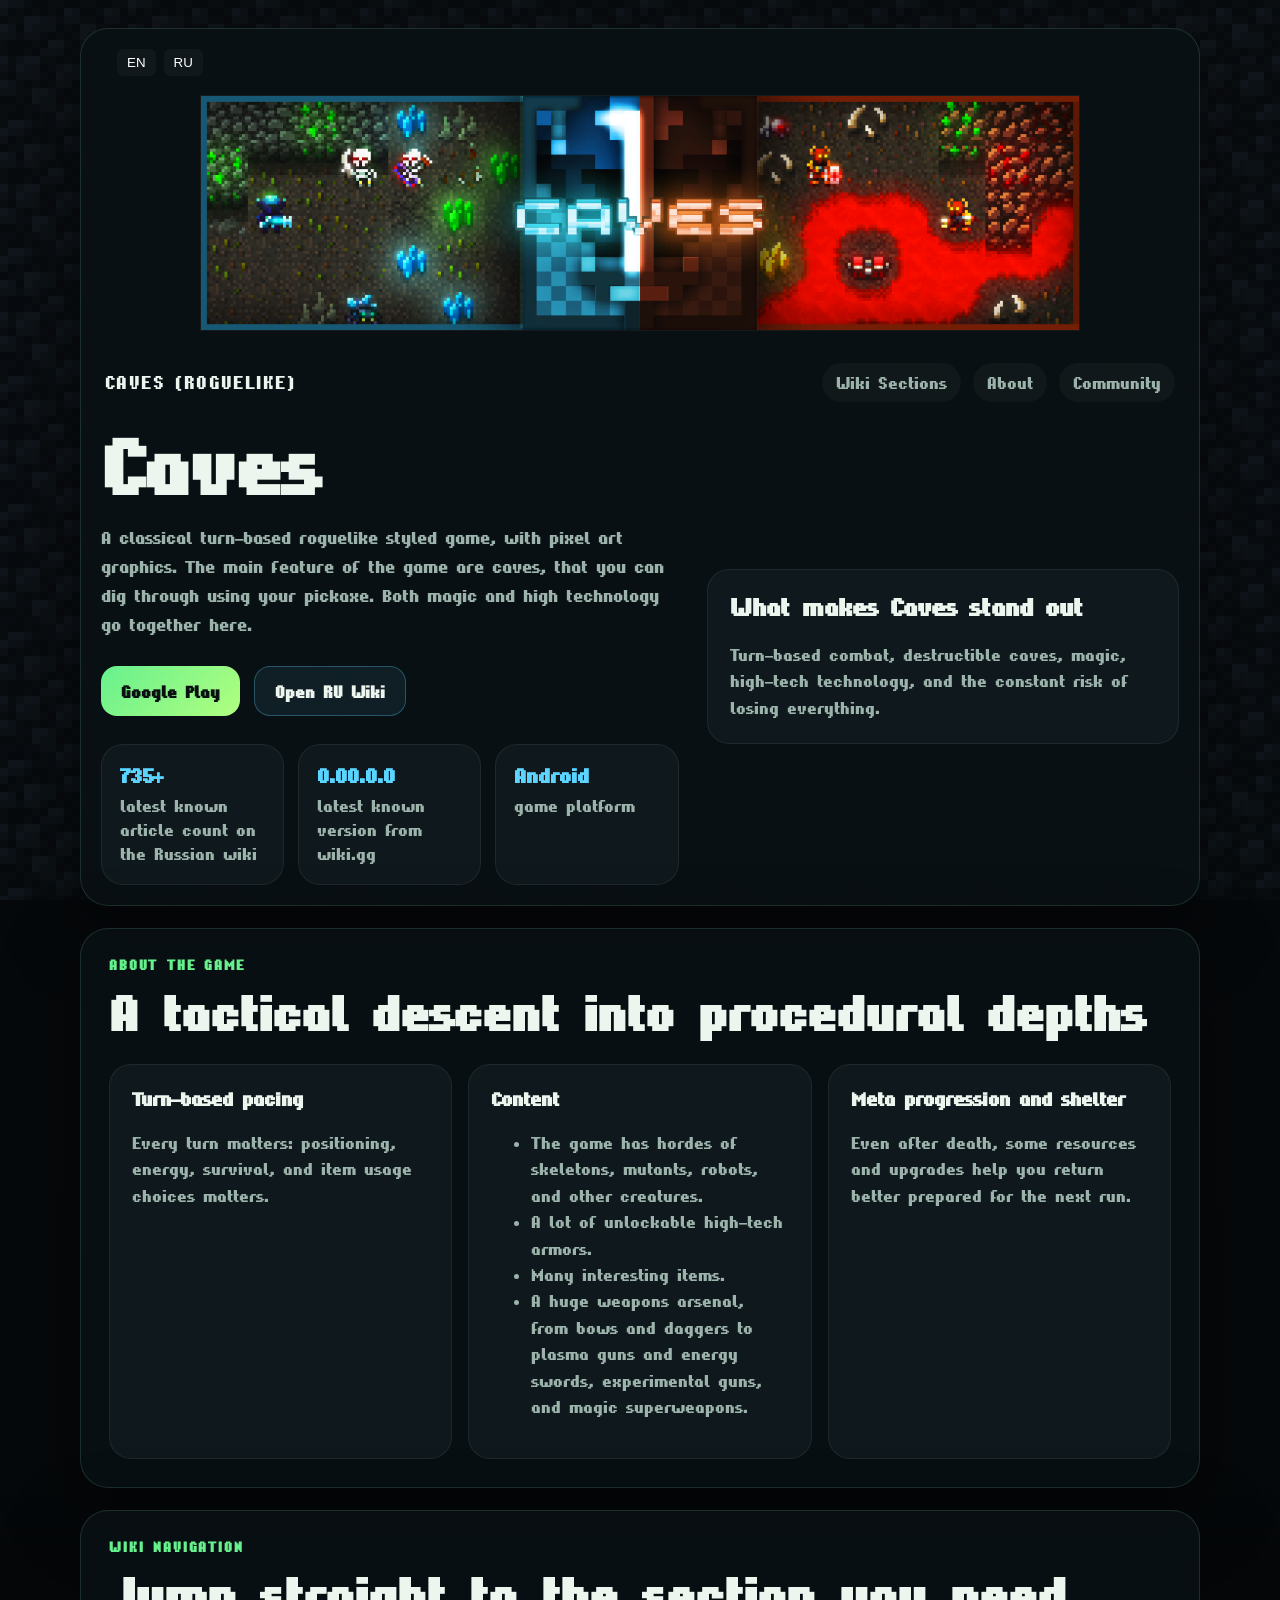
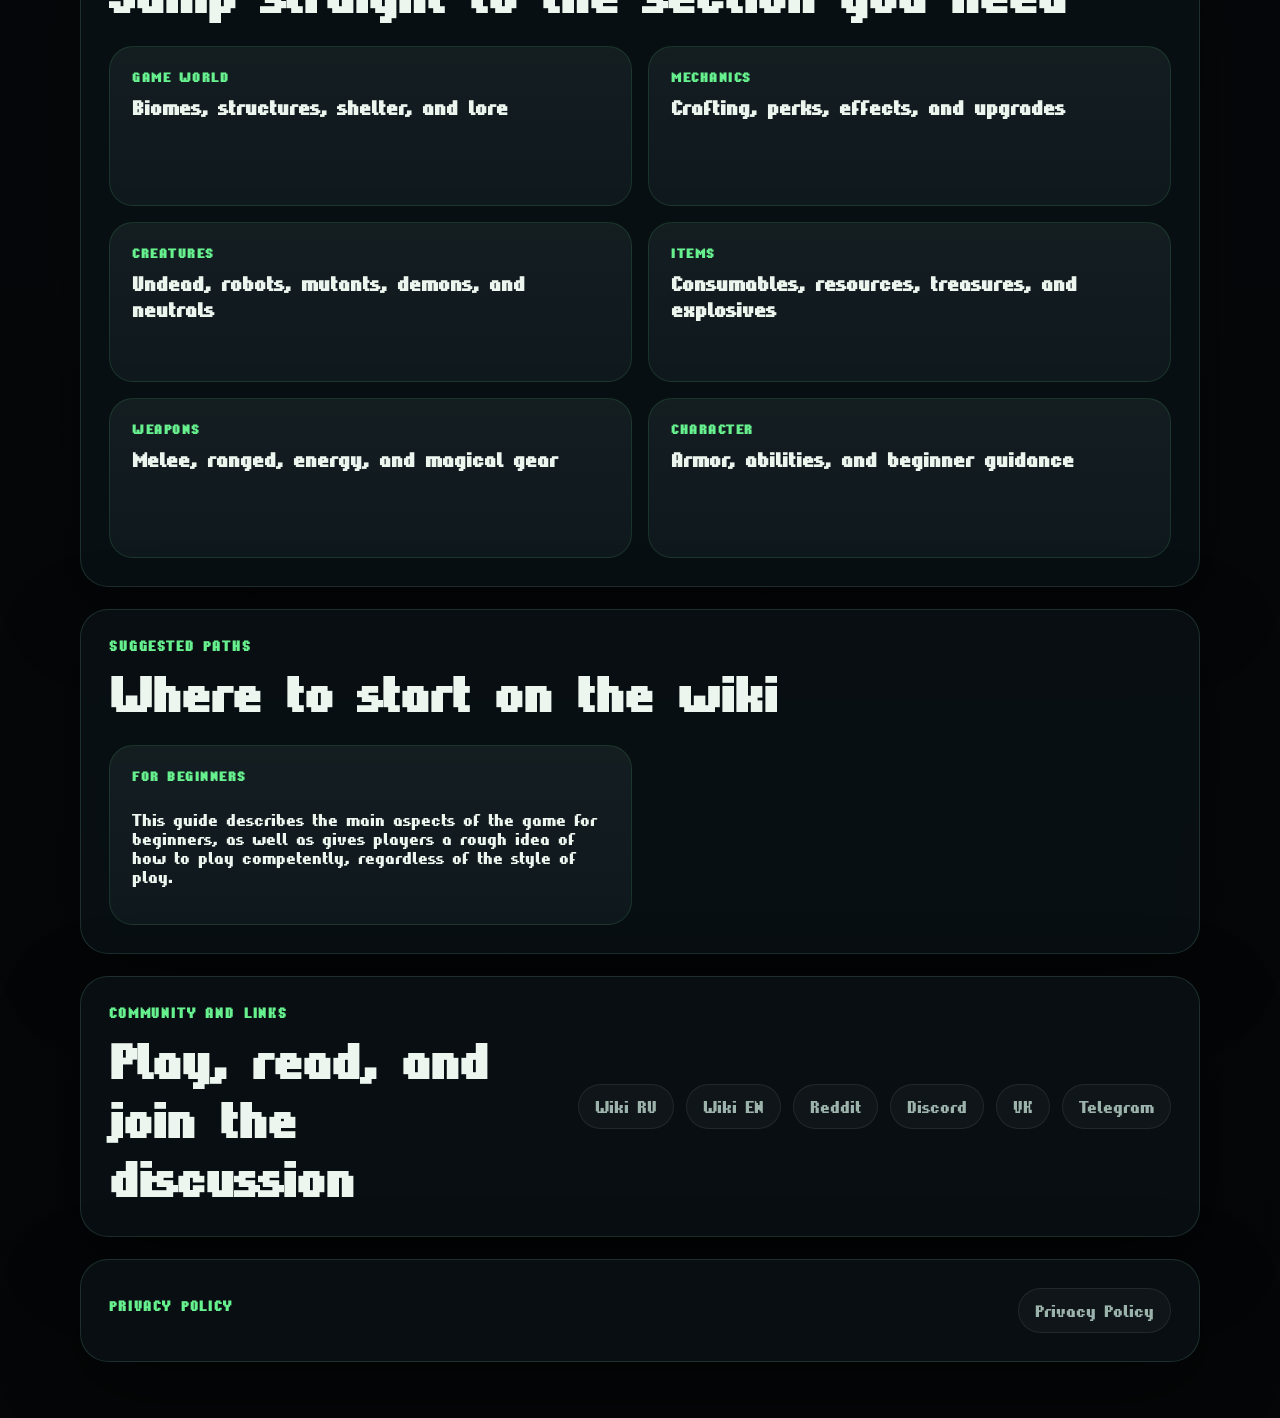
<file: index.html>
<!DOCTYPE html>
<html lang="en">
  <head>
    <meta charset="UTF-8" />
    <meta name="viewport" content="width=device-width, initial-scale=1.0" />
    <link rel="icon" type="image/jpg" href="logo.jpg">
    <title>Caves Roguelike</title>
    <meta
      name="description"
      content="Caves (Roguelike) website"
    />
    <link rel="stylesheet" href="./styles.css" />
  </head>
  <body>
    <div class="page-shell">
      <header class="hero">
        <div class="language-switch">
            <button onclick="setLanguage('en')">EN</button>
            <button onclick="setLanguage('ru')">RU</button>
        </div>
        <br/>
        <img
          class="title-banner"
          src="./title_caves.png"
          alt="Caves logo and game artwork"
        />

        <nav class="topbar">
          <a class="brand" href="index.html">Caves (Roguelike)</a>
          <div class="topbar-links">
            <a href="#explore">Wiki Sections</a>
            <a href="#about">About</a>
            <a href="#community">Community</a>
          </div>

          
        </nav>

        <div class="hero-content" id="top">
          <div class="hero-copy">
            <h1>Caves</h1>
            <p class="hero-text">
              A classical turn-based roguelike styled game, with pixel art graphics. 
              The main feature of the game are caves, that you can dig through using your pickaxe. 
              Both magic and high technology go together here.
            </p>

            <div class="hero-actions">
              <a
                class="button button-primary"
                href="https://play.google.com/store/apps/details?id=thirty.six.dev.underworld"
                target="_blank"
                rel="noreferrer"
              >
                Google Play
              </a>
              <a
                class="button button-secondary"
                href="https://cavesroguelike.wiki.gg/ru/wiki/Caves_(Roguelike)_Wiki"
                target="_blank"
                rel="noreferrer"
              >
                Open RU Wiki
              </a>
            </div>

            <ul class="stats">
              <li>
                <strong id="wiki-article-count">735+</strong>
                <span id="wiki-article-label">latest known article count on the Russian wiki</span>
              </li>
              <li>
                <strong id="wiki-version">0.00.0.0</strong>
                <span id="wiki-version-label">build</span>
              </li>
              <li>
                <strong>Android</strong>
                <span>game platform</span>
              </li>
            </ul>
          </div>

          <div class="hero-panel">
            <div class="feature-card">
              <h2>What makes Caves stand out</h2>
              <p>
                Turn-based combat, destructible caves, magic, high-tech technology,
                and the constant risk of losing everything.
              </p>
            </div>
          </div>
        </div>
      </header>

      <main>
        <section class="section intro-band" id="about">
          <div class="section-heading">
            <p class="section-kicker">About the game</p>
            <h2>A tactical descent into procedural depths</h2>
          </div>
          <div class="intro-grid">
            <article class="info-card">
              <h3>Turn-based pacing</h3>
              <p>
                Every turn matters: positioning, energy, survival, and item usage
                choices matters.
              </p>
            </article>
            <article class="info-card">
              <h3>Content</h3>
              <p>
                  <ul>
                    <li>The game has hordes of skeletons, mutants, robots, and other creatures.</li>
                    <li>A lot of unlockable high-tech armors.</li>
                    <li>Many interesting items.</li>
                    <li>A huge weapons arsenal, from bows and daggers to plasma guns and energy swords, experimental guns, and magic superweapons.</li>
                  </ul>
              </p>
            </article>
            <article class="info-card">
              <h3>Meta progression and shelter</h3>
              <p>
                Even after death, some resources and upgrades help you return
                better prepared for the next run.
              </p>
            </article>
          </div>
        </section>

        <section class="section" id="explore">
          <div class="section-heading">
            <p class="section-kicker">Wiki navigation</p>
            <h2>Jump straight to the section you need</h2>
          </div>

          <div class="category-grid">
            <a
              class="category-card"
              href="https://cavesroguelike.wiki.gg/ru/wiki/%D0%9A%D0%B0%D1%82%D0%B5%D0%B3%D0%BE%D1%80%D0%B8%D1%8F:%D0%98%D0%B3%D1%80%D0%BE%D0%B2%D0%BE%D0%B9_%D0%BC%D0%B8%D1%80"
              target="_blank"
              rel="noreferrer"
            >
              <span class="category-label">Game World</span>
              <strong>Biomes, structures, shelter, and lore</strong>
            </a>
            <a
              class="category-card"
              href="https://cavesroguelike.wiki.gg/ru/wiki/%D0%98%D0%B3%D1%80%D0%BE%D0%B2%D1%8B%D0%B5_%D0%BC%D0%B5%D1%85%D0%B0%D0%BD%D0%B8%D0%BA%D0%B8"
              target="_blank"
              rel="noreferrer"
            >
              <span class="category-label">Mechanics</span>
              <strong>Crafting, perks, effects, and upgrades</strong>
            </a>
            <a
              class="category-card"
              href="https://cavesroguelike.wiki.gg/ru/wiki/%D0%9A%D0%B0%D1%82%D0%B5%D0%B3%D0%BE%D1%80%D0%B8%D1%8F:%D0%9F%D1%80%D0%BE%D1%82%D0%B8%D0%B2%D0%BD%D0%B8%D0%BA%D0%B8"
              target="_blank"
              rel="noreferrer"
            >
              <span class="category-label">Creatures</span>
              <strong>Undead, robots, mutants, demons, and neutrals</strong>
            </a>
            <a
              class="category-card"
              href="https://cavesroguelike.wiki.gg/ru/wiki/%D0%9A%D0%B0%D1%82%D0%B5%D0%B3%D0%BE%D1%80%D0%B8%D1%8F:%D0%A0%D0%B0%D1%81%D1%85%D0%BE%D0%B4%D0%BD%D0%B8%D0%BA%D0%B8"
              target="_blank"
              rel="noreferrer"
            >
              <span class="category-label">Items</span>
              <strong>Consumables, resources, treasures, and explosives</strong>
            </a>
            <a
              class="category-card"
              href="https://cavesroguelike.wiki.gg/ru/wiki/%D0%9A%D0%B0%D1%82%D0%B5%D0%B3%D0%BE%D1%80%D0%B8%D1%8F:%D0%9E%D1%80%D1%83%D0%B6%D0%B8%D0%B5"
              target="_blank"
              rel="noreferrer"
            >
              <span class="category-label">Weapons</span>
              <strong>Melee, ranged, energy, and magical gear</strong>
            </a>
            <a
              class="category-card"
              href="https://cavesroguelike.wiki.gg/ru/wiki/%D0%9A%D0%B0%D1%82%D0%B5%D0%B3%D0%BE%D1%80%D0%B8%D1%8F:%D0%9F%D0%B5%D1%80%D1%81%D0%BE%D0%BD%D0%B0%D0%B6"
              target="_blank"
              rel="noreferrer"
            >
              <span class="category-label">Character</span>
              <strong>Armor, abilities, and beginner guidance</strong>
            </a>
          </div>
        </section>

        <section class="section biome-strip">
          <div class="section-heading">
            <p class="section-kicker">Suggested paths</p>
            <h2>Where to start on the wiki</h2>
          </div>
          <div class="category-grid">
            <a
              class="category-card"
              href="https://cavesroguelike.wiki.gg/ru/wiki/%D0%9F%D0%BE%D1%81%D0%BE%D0%B1%D0%B8%D0%B5_%D0%B4%D0%BB%D1%8F_%D0%BD%D0%B0%D1%87%D0%B8%D0%BD%D0%B0%D1%8E%D1%89%D0%B8%D1%85"
              target="_blank"
              rel="noreferrer"
            >
              <span class="category-label">For beginners</span>
              <p>This guide describes the main aspects of the game for beginners, as well as gives players a rough idea of how to play competently, regardless of the style of play.</p>
            </a>  
          </div>
        </section>
      </main>

      <footer class="footer" id="community">
        <div>
          <p class="section-kicker">Community and links</p>
          <h2>Play, read, and join the discussion</h2>
        </div>

        <div class="footer-links">
          <a href="https://cavesroguelike.wiki.gg/ru/" target="_blank" rel="noreferrer">Wiki RU</a>
          <a href="https://cavesroguelike.wiki.gg/" target="_blank" rel="noreferrer">Wiki EN</a>
          <a href="https://www.reddit.com/r/cavesrl/" target="_blank" rel="noreferrer">Reddit</a>
          <a href="https://discord.gg/NrGQgtj" target="_blank" rel="noreferrer">Discord</a>
          <a href="https://vk.com/caves_roguelike" target="_blank" rel="noreferrer">VK</a>
          <a href="https://t.me/Caves_RL" target="_blank" rel="noreferrer">Telegram</a>
        </div>
      </footer>

      <footer class="footer" id="policy">
        <div>
          <p class="section-kicker">Privacy Policy</p>
        </div>

        <div class="footer-links">
          <a href="privacy.html" target="_blank" rel="noreferrer">Privacy Policy</a>
        </div>
      </footer>
    </div>

    <script>
      const articleCountValue = document.getElementById("wiki-article-count");
      const articleCountLabel = document.getElementById("wiki-article-label");
      const versionValue = document.getElementById("wiki-version");
      const versionLabel = document.getElementById("wiki-version-label");

      async function loadWikiArticleCount() {
        const apiUrl =
          "https://cavesroguelike.wiki.gg/ru/api.php?action=parse&page=Caves_(Roguelike)_Wiki&prop=text&formatversion=2&format=json&origin=*";

        try {
          const response = await fetch(apiUrl);

          if (!response.ok) {
            throw new Error("Article count request failed");
          }

          const data = await response.json();
          const html = data?.parse?.text;

          if (!html) {
            throw new Error("Article count payload missing");
          }

          const doc = new DOMParser().parseFromString(html, "text/html");
          const text = doc.body.textContent || "";
          const match = text.match(
            /На данный момент создано\s+([0-9]+)\s+стат(?:ья|ей)/i
          );

          if (!match) {
            throw new Error("Russian article count not found");
          }

          const articleCount = match[1].trim();

          articleCountValue.textContent = `${articleCount}+`;
          articleCountLabel.textContent = "live article count on the Russian wiki";
        } catch (error) {
          console.error("Could not load wiki article count.", error);
          articleCountLabel.textContent =
            "latest known article count on the Russian wiki";
        }
      }

      async function loadWikiVersion() {
        const apiUrl =
          "https://cavesroguelike.wiki.gg/ru/api.php?action=parse&page=Caves_(Roguelike)_Wiki&prop=text&formatversion=2&format=json&origin=*";

        try {
          const response = await fetch(apiUrl);

          if (!response.ok) {
            throw new Error("Version request failed");
          }

          const data = await response.json();
          const html = data?.parse?.text;

          if (!html) {
            throw new Error("Version payload missing");
          }

          const doc = new DOMParser().parseFromString(html, "text/html");
          const text = doc.body.textContent || "";
          const match = text.match(
            /([0-9]+\.[0-9]+\.[0-9]+\.[0-9]+)\s*\((?:build|сборка)\s*([0-9]+)(?:\s*\/.*)?\)/i
          );

          if (!match) {
            throw new Error("Version text not found");
          }

          const version = match[1].trim();
          const build = match[2]?.replace(/\s+/g, " ").trim();

          versionValue.textContent = version;
          versionLabel.textContent = build
            ? `build ${build}`
            : "live from wiki.gg";
        } catch (error) {
          console.error("Could not load wiki version.", error);
          versionLabel.textContent = "latest known version from wiki.gg";
        }
      }

      loadWikiArticleCount();
      loadWikiVersion();
    </script>
    <script>
      function setLanguage(lang) {
        if (lang === "ru") {
          window.location.href = "index-ru.html";
        } else {
          window.location.href = "index.html";
        }
      }
    </script>
  </body>
</html>
</file>
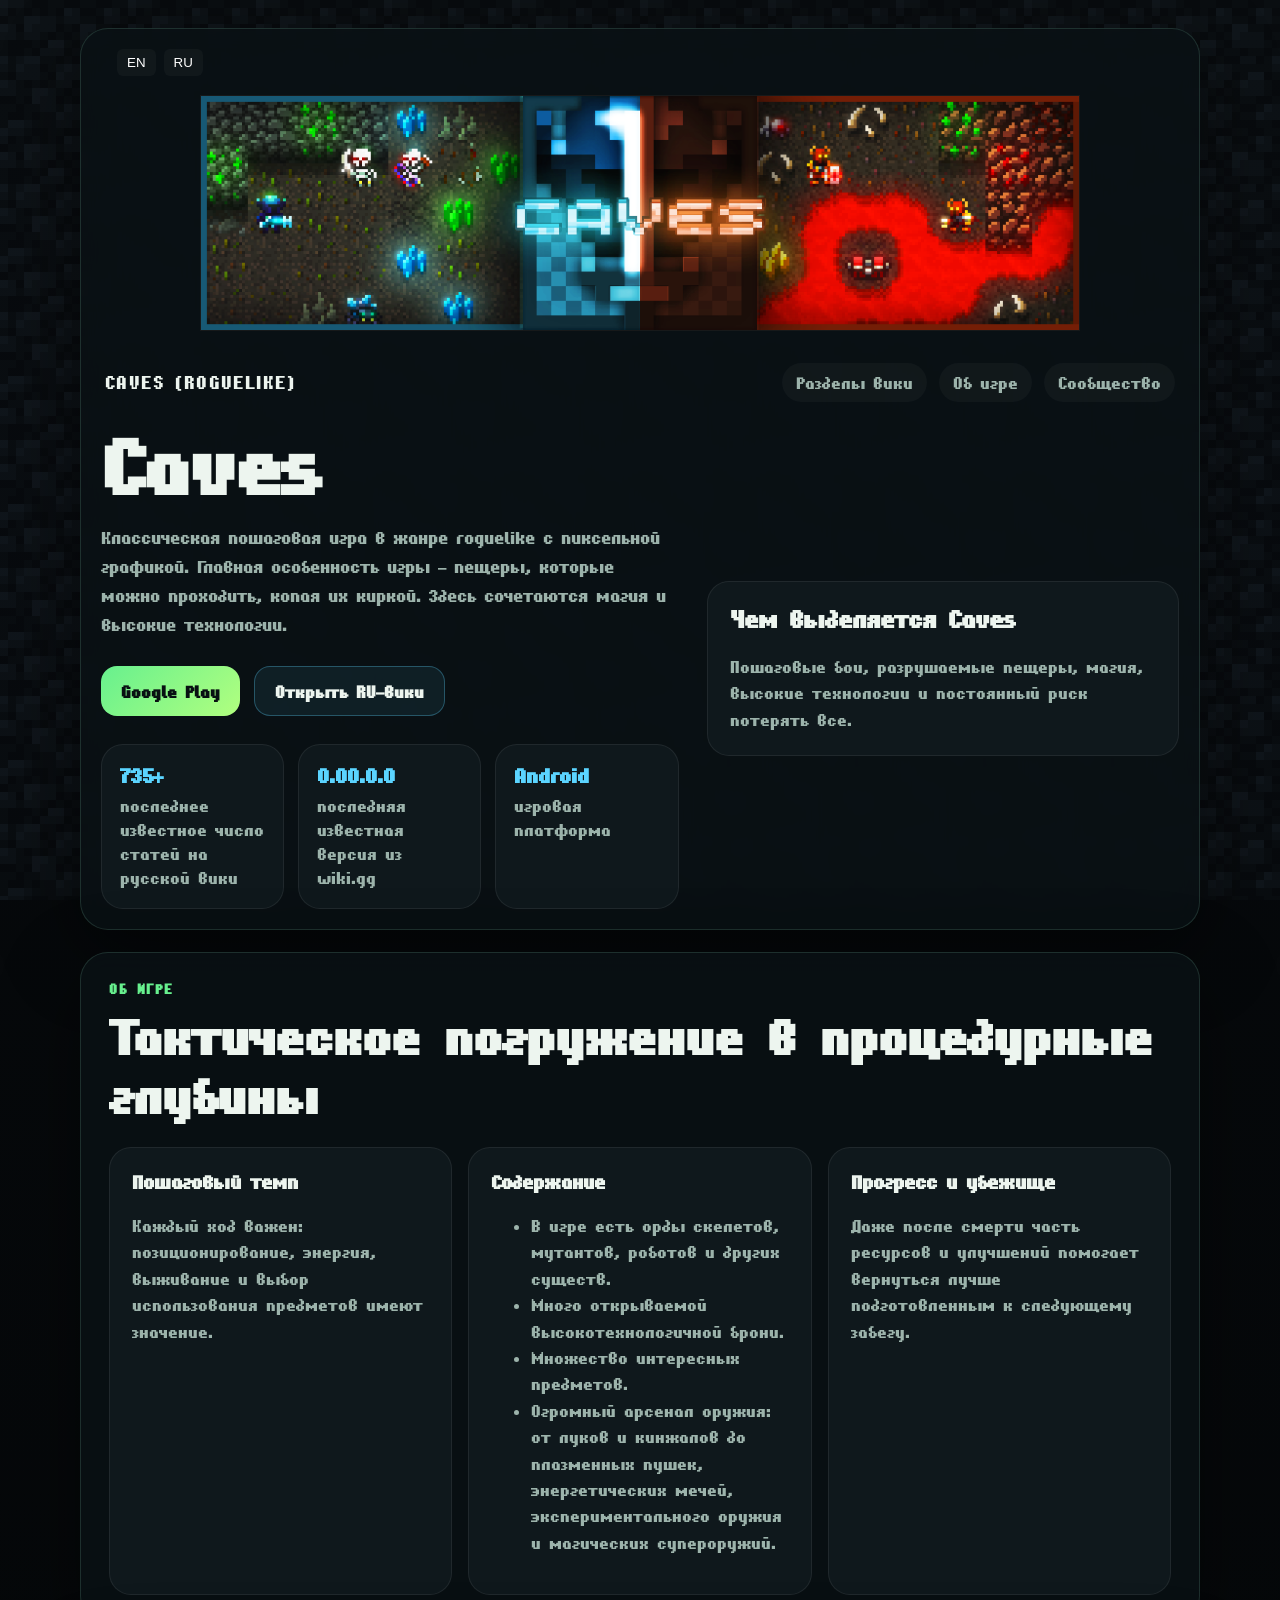
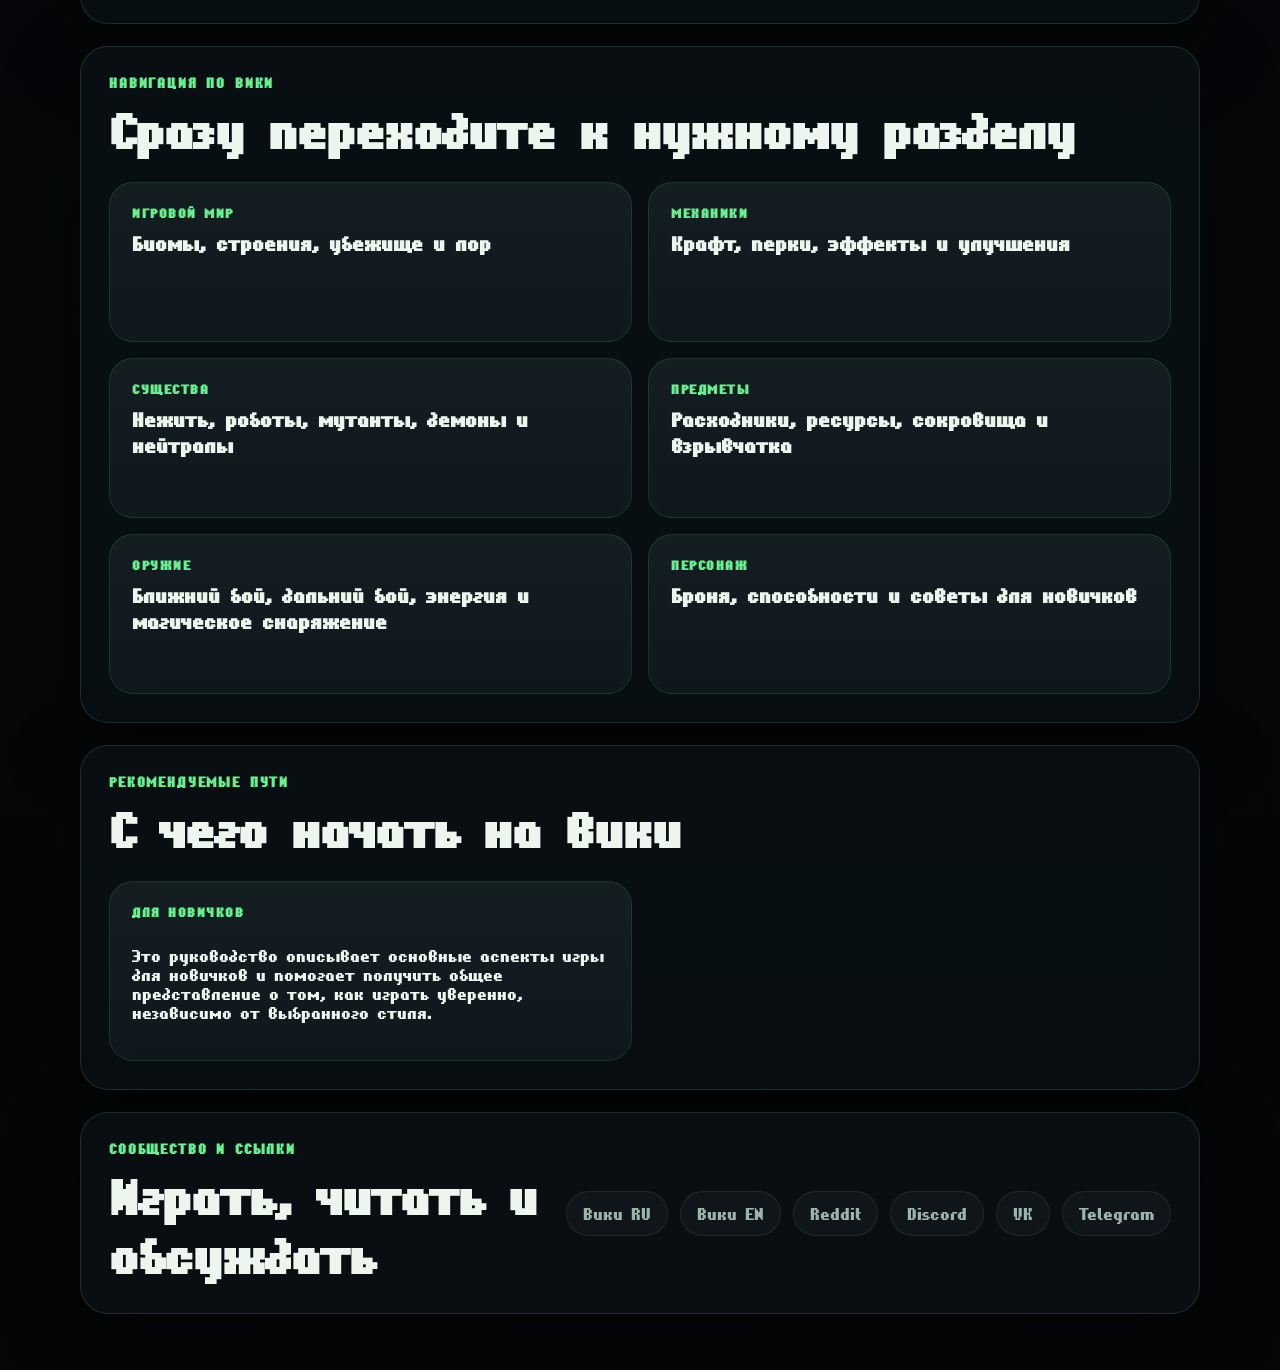
<file: index-ru.html>
<!DOCTYPE html>
<html lang="ru">
  <head>
    <meta charset="UTF-8" />
    <meta name="viewport" content="width=device-width, initial-scale=1.0" />
    <link rel="icon" type="image/jpg" href="logo.jpg" />
    <title>Caves Roguelike</title>
    <meta
      name="description"
      content="Caves (Roguelike) website"
    />
    <link rel="stylesheet" href="./styles.css" />
  </head>
  <body>
    <div class="page-shell">
      <header class="hero">
        <div class="language-switch">
          <button onclick="setLanguage('en')">EN</button>
          <button onclick="setLanguage('ru')">RU</button>
        </div>
        <br />
        <img
          class="title-banner"
          src="./title_caves.png"
          alt="Логотип Caves и оформление игры"
        />

        <nav class="topbar">
          <a class="brand" href="index.html">Caves (Roguelike)</a>
          <div class="topbar-links">
            <a href="#explore">Разделы вики</a>
            <a href="#about">Об игре</a>
            <a href="#community">Сообщество</a>
          </div>
        </nav>

        <div class="hero-content" id="top">
          <div class="hero-copy">
            <h1>Caves</h1>
            <p class="hero-text">
              Классическая пошаговая игра в жанре roguelike с пиксельной графикой.
              Главная особенность игры - пещеры, которые можно проходить, копая их
              киркой. Здесь сочетаются магия и высокие технологии.
            </p>

            <div class="hero-actions">
              <a
                class="button button-primary"
                href="https://play.google.com/store/apps/details?id=thirty.six.dev.underworld"
                target="_blank"
                rel="noreferrer"
              >
                Google Play
              </a>
              <a
                class="button button-secondary"
                href="https://cavesroguelike.wiki.gg/ru/wiki/Caves_(Roguelike)_Wiki"
                target="_blank"
                rel="noreferrer"
              >
                Открыть RU-вики
              </a>
            </div>

            <ul class="stats">
              <li>
                <strong id="wiki-article-count">735+</strong>
                <span id="wiki-article-label"
                  >последнее известное число статей на русской вики</span
                >
              </li>
              <li>
                <strong id="wiki-version">0.00.0.0</strong>
                <span id="wiki-version-label">сборка</span>
              </li>
              <li>
                <strong>Android</strong>
                <span>игровая платформа</span>
              </li>
            </ul>
          </div>

          <div class="hero-panel">
            <div class="feature-card">
              <h2>Чем выделяется Caves</h2>
              <p>
                Пошаговые бои, разрушаемые пещеры, магия, высокие технологии и
                постоянный риск потерять все.
              </p>
            </div>
          </div>
        </div>
      </header>

      <main>
        <section class="section intro-band" id="about">
          <div class="section-heading">
            <p class="section-kicker">Об игре</p>
            <h2>Тактическое погружение в процедурные глубины</h2>
          </div>
          <div class="intro-grid">
            <article class="info-card">
              <h3>Пошаговый темп</h3>
              <p>
                Каждый ход важен: позиционирование, энергия, выживание и выбор
                использования предметов имеют значение.
              </p>
            </article>
            <article class="info-card">
              <h3>Содержание</h3>
              <p>
                <ul>
                  <li>В игре есть орды скелетов, мутантов, роботов и других существ.</li>
                  <li>Много открываемой высокотехнологичной брони.</li>
                  <li>Множество интересных предметов.</li>
                  <li>Огромный арсенал оружия: от луков и кинжалов до плазменных пушек, энергетических мечей, экспериментального оружия и магических супероружий.</li>
                </ul>
              </p>
            </article>
            <article class="info-card">
              <h3>Прогресс и убежище</h3>
              <p>
                Даже после смерти часть ресурсов и улучшений помогает вернуться
                лучше подготовленным к следующему забегу.
              </p>
            </article>
          </div>
        </section>

        <section class="section" id="explore">
          <div class="section-heading">
            <p class="section-kicker">Навигация по вики</p>
            <h2>Сразу переходите к нужному разделу</h2>
          </div>

          <div class="category-grid">
            <a
              class="category-card"
              href="https://cavesroguelike.wiki.gg/ru/wiki/%D0%9A%D0%B0%D1%82%D0%B5%D0%B3%D0%BE%D1%80%D0%B8%D1%8F:%D0%98%D0%B3%D1%80%D0%BE%D0%B2%D0%BE%D0%B9_%D0%BC%D0%B8%D1%80"
              target="_blank"
              rel="noreferrer"
            >
              <span class="category-label">Игровой мир</span>
              <strong>Биомы, строения, убежище и лор</strong>
            </a>
            <a
              class="category-card"
              href="https://cavesroguelike.wiki.gg/ru/wiki/%D0%98%D0%B3%D1%80%D0%BE%D0%B2%D1%8B%D0%B5_%D0%BC%D0%B5%D1%85%D0%B0%D0%BD%D0%B8%D0%BA%D0%B8"
              target="_blank"
              rel="noreferrer"
            >
              <span class="category-label">Механики</span>
              <strong>Крафт, перки, эффекты и улучшения</strong>
            </a>
            <a
              class="category-card"
              href="https://cavesroguelike.wiki.gg/ru/wiki/%D0%9A%D0%B0%D1%82%D0%B5%D0%B3%D0%BE%D1%80%D0%B8%D1%8F:%D0%9F%D1%80%D0%BE%D1%82%D0%B8%D0%B2%D0%BD%D0%B8%D0%BA%D0%B8"
              target="_blank"
              rel="noreferrer"
            >
              <span class="category-label">Существа</span>
              <strong>Нежить, роботы, мутанты, демоны и нейтралы</strong>
            </a>
            <a
              class="category-card"
              href="https://cavesroguelike.wiki.gg/ru/wiki/%D0%9A%D0%B0%D1%82%D0%B5%D0%B3%D0%BE%D1%80%D0%B8%D1%8F:%D0%A0%D0%B0%D1%81%D1%85%D0%BE%D0%B4%D0%BD%D0%B8%D0%BA%D0%B8"
              target="_blank"
              rel="noreferrer"
            >
              <span class="category-label">Предметы</span>
              <strong>Расходники, ресурсы, сокровища и взрывчатка</strong>
            </a>
            <a
              class="category-card"
              href="https://cavesroguelike.wiki.gg/ru/wiki/%D0%9A%D0%B0%D1%82%D0%B5%D0%B3%D0%BE%D1%80%D0%B8%D1%8F:%D0%9E%D1%80%D1%83%D0%B6%D0%B8%D0%B5"
              target="_blank"
              rel="noreferrer"
            >
              <span class="category-label">Оружие</span>
              <strong>Ближний бой, дальний бой, энергия и магическое снаряжение</strong>
            </a>
            <a
              class="category-card"
              href="https://cavesroguelike.wiki.gg/ru/wiki/%D0%9A%D0%B0%D1%82%D0%B5%D0%B3%D0%BE%D1%80%D0%B8%D1%8F:%D0%9F%D0%B5%D1%80%D1%81%D0%BE%D0%BD%D0%B0%D0%B6"
              target="_blank"
              rel="noreferrer"
            >
              <span class="category-label">Персонаж</span>
              <strong>Броня, способности и советы для новичков</strong>
            </a>
          </div>
        </section>

        <section class="section biome-strip">
          <div class="section-heading">
            <p class="section-kicker">Рекомендуемые пути</p>
            <h2>С чего начать на вики</h2>
          </div>
          <div class="category-grid">
            <a
              class="category-card"
              href="https://cavesroguelike.wiki.gg/ru/wiki/%D0%9F%D0%BE%D1%81%D0%BE%D0%B1%D0%B8%D0%B5_%D0%B4%D0%BB%D1%8F_%D0%BD%D0%B0%D1%87%D0%B8%D0%BD%D0%B0%D1%8E%D1%89%D0%B8%D1%85"
              target="_blank"
              rel="noreferrer"
            >
              <span class="category-label">Для новичков</span>
              <p>
                Это руководство описывает основные аспекты игры для новичков и
                помогает получить общее представление о том, как играть
                уверенно, независимо от выбранного стиля.
              </p>
            </a>
          </div>
        </section>
      </main>

      <footer class="footer" id="community">
        <div>
          <p class="section-kicker">Сообщество и ссылки</p>
          <h2>Играть, читать и обсуждать</h2>
        </div>

        <div class="footer-links">
          <a href="https://cavesroguelike.wiki.gg/ru/" target="_blank" rel="noreferrer">Вики RU</a>
          <a href="https://cavesroguelike.wiki.gg/" target="_blank" rel="noreferrer">Вики EN</a>
          <a href="https://www.reddit.com/r/cavesrl/" target="_blank" rel="noreferrer">Reddit</a>
          <a href="https://discord.gg/NrGQgtj" target="_blank" rel="noreferrer">Discord</a>
          <a href="https://vk.com/caves_roguelike" target="_blank" rel="noreferrer">VK</a>
          <a href="https://t.me/Caves_RL" target="_blank" rel="noreferrer">Telegram</a>
        </div>
      </footer>
    </div>

    <script>
      const articleCountValue = document.getElementById("wiki-article-count");
      const articleCountLabel = document.getElementById("wiki-article-label");
      const versionValue = document.getElementById("wiki-version");
      const versionLabel = document.getElementById("wiki-version-label");

      async function loadWikiArticleCount() {
        const apiUrl =
          "https://cavesroguelike.wiki.gg/ru/api.php?action=parse&page=Caves_(Roguelike)_Wiki&prop=text&formatversion=2&format=json&origin=*";

        try {
          const response = await fetch(apiUrl);

          if (!response.ok) {
            throw new Error("Article count request failed");
          }

          const data = await response.json();
          const html = data?.parse?.text;

          if (!html) {
            throw new Error("Article count payload missing");
          }

          const doc = new DOMParser().parseFromString(html, "text/html");
          const text = doc.body.textContent || "";
          const match = text.match(
            /На данный момент создано\s+([0-9]+)\s+стат(?:ья|ей)/i
          );

          if (!match) {
            throw new Error("Russian article count not found");
          }

          const articleCount = match[1].trim();

          articleCountValue.textContent = `${articleCount}+`;
          articleCountLabel.textContent = "актуальное число статей на русской вики";
        } catch (error) {
          console.error("Could not load wiki article count.", error);
          articleCountLabel.textContent =
            "последнее известное число статей на русской вики";
        }
      }

      async function loadWikiVersion() {
        const apiUrl =
          "https://cavesroguelike.wiki.gg/ru/api.php?action=parse&page=Caves_(Roguelike)_Wiki&prop=text&formatversion=2&format=json&origin=*";

        try {
          const response = await fetch(apiUrl);

          if (!response.ok) {
            throw new Error("Version request failed");
          }

          const data = await response.json();
          const html = data?.parse?.text;

          if (!html) {
            throw new Error("Version payload missing");
          }

          const doc = new DOMParser().parseFromString(html, "text/html");
          const text = doc.body.textContent || "";
          const match = text.match(
			/([0-9]+\.[0-9]+\.[0-9]+\.[0-9]+)\s*\((?:build|сборка)\s*([0-9]+)(?:\s*\/.*)?\)/i
		  );

          if (!match) {
            throw new Error("Version text not found");
          }

          const version = match[1].trim();
          const build = match[2]?.replace(/\s+/g, " ").trim();

          versionValue.textContent = version;
          versionLabel.textContent = build
            ? `сборка ${build}`
            : "актуальная версия из wiki.gg";
        } catch (error) {
          console.error("Could not load wiki version.", error);
          versionLabel.textContent = "последняя известная версия из wiki.gg";
        }
      }

      loadWikiArticleCount();
      loadWikiVersion();
    </script>
    <script>
      function setLanguage(lang) {
        if (lang === "ru") {
          window.location.href = "index-ru.html";
        } else {
          window.location.href = "index.html";
        }
      }
    </script>
  </body>
</html>
</file>
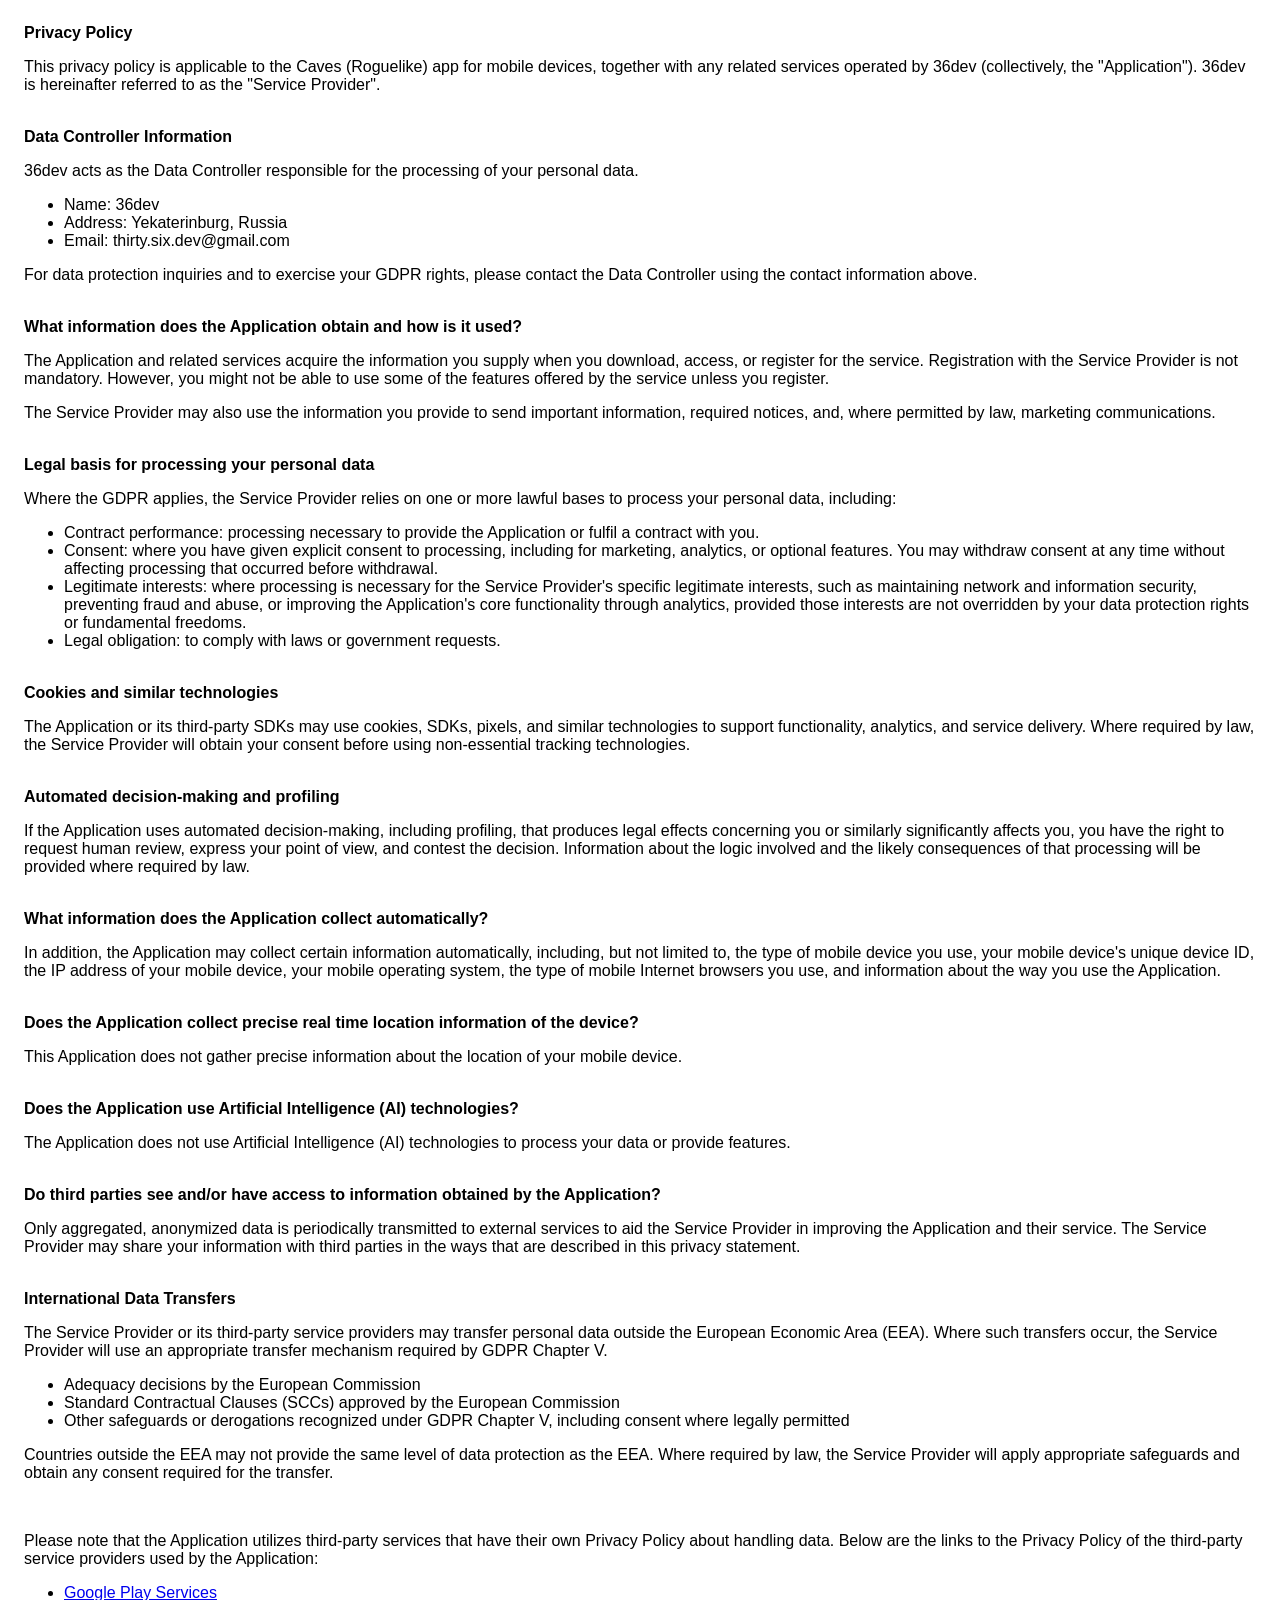
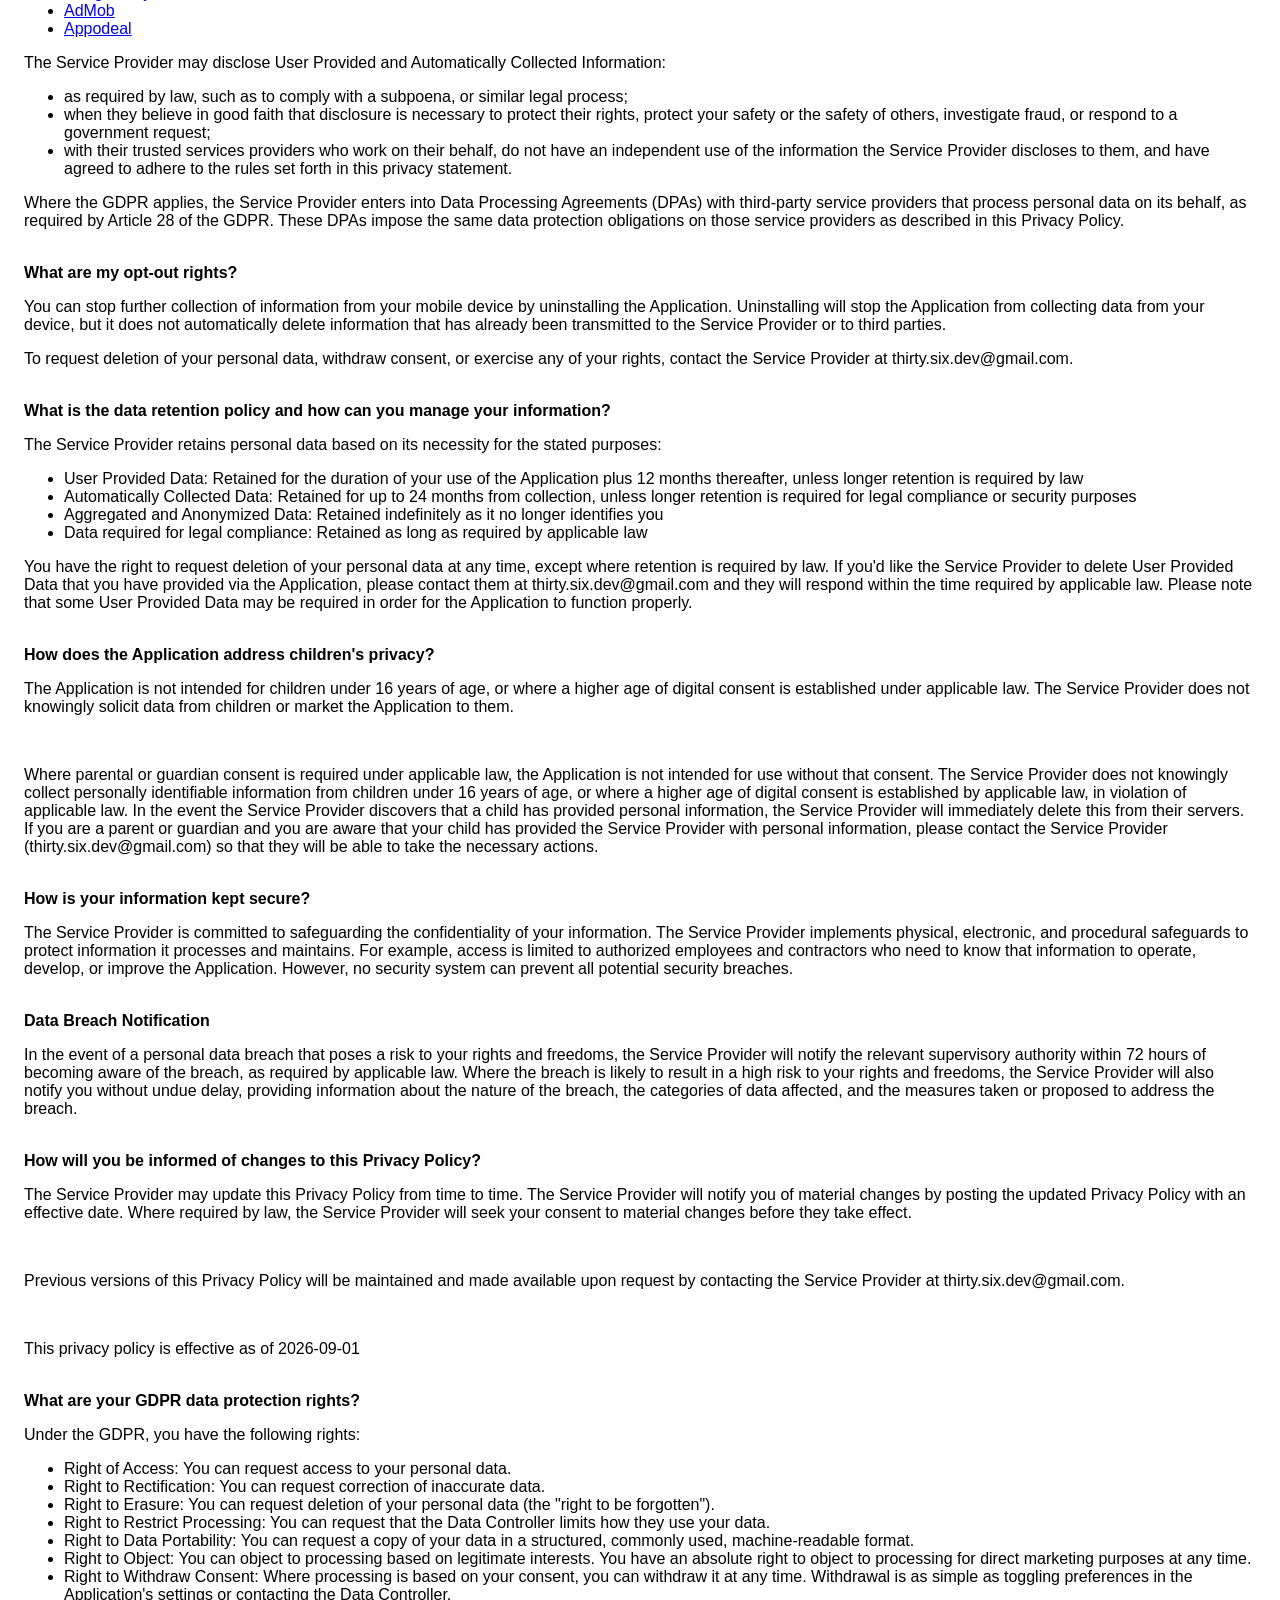
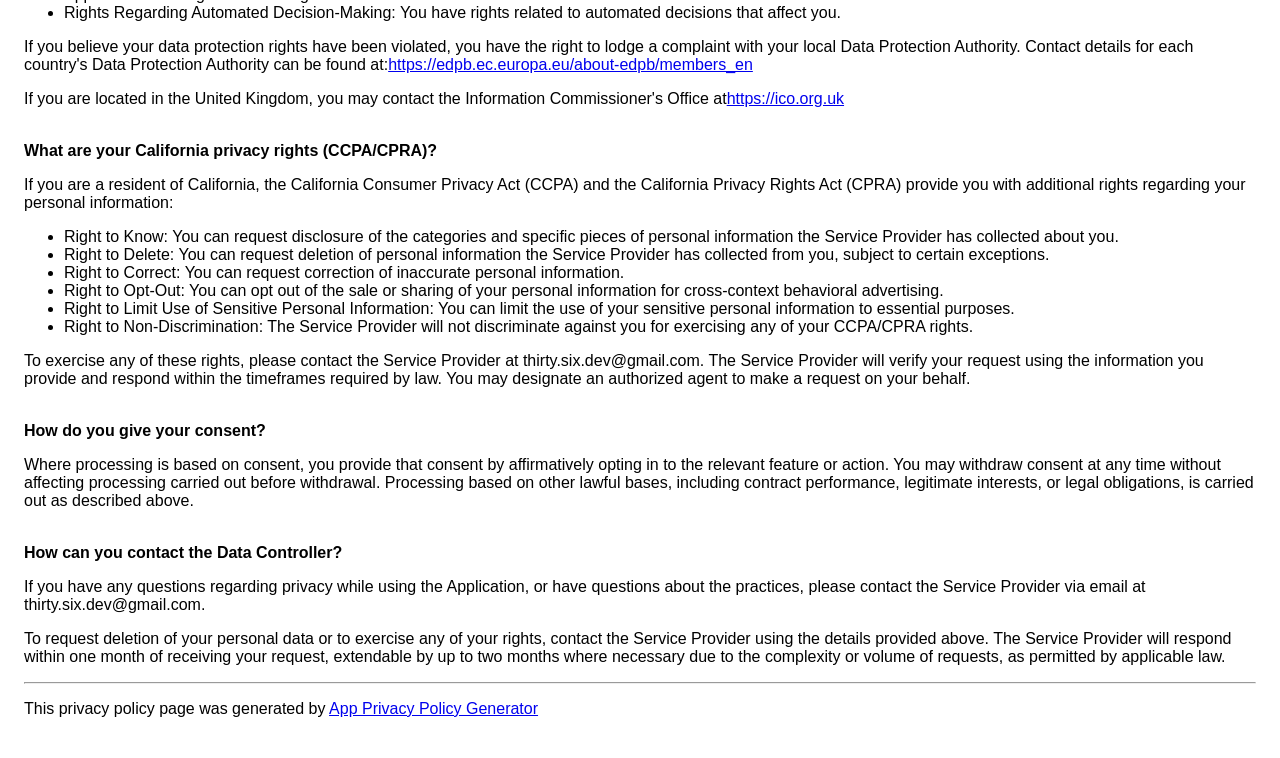
<file: privacy.html>
<!DOCTYPE html>
    <html>
    <head>
      <meta charset='utf-8'>
      <meta name='viewport' content='width=device-width'>
      <title>Privacy Policy</title>
      <style> body { font-family: 'Helvetica Neue', Helvetica, Arial, sans-serif; padding:1em; } </style>
    </head>
    <body>
    <strong>Privacy Policy</strong><p>This privacy policy is applicable to the Caves (Roguelike) app for mobile devices, together with any related services operated by 36dev (collectively, the "Application"). 36dev is hereinafter referred to as the "Service Provider".</p><br><strong>Data Controller Information</strong><p>36dev acts as the Data Controller responsible for the processing of your personal data.</p><ul><li>Name: 36dev</li><li>Address: Yekaterinburg, Russia</li><li>Email: thirty.six.dev@gmail.com</li></ul><p>For data protection inquiries and to exercise your GDPR rights, please contact the Data Controller using the contact information above.</p><!----><br><strong>What information does the Application obtain and how is it used?</strong><p>The Application and related services acquire the information you supply when you download, access, or register for the service. Registration with the Service Provider is not mandatory. However, you might not be able to use some of the features offered by the service unless you register.</p><p>The Service Provider may also use the information you provide to send important information, required notices, and, where permitted by law, marketing communications.</p><br><strong>Legal basis for processing your personal data</strong><p>Where the GDPR applies, the Service Provider relies on one or more lawful bases to process your personal data, including:</p><ul><li>Contract performance: processing necessary to provide the Application or fulfil a contract with you.</li><li>Consent: where you have given explicit consent to processing, including for marketing, analytics, or optional features. You may withdraw consent at any time without affecting processing that occurred before withdrawal.</li><li>Legitimate interests: where processing is necessary for the Service Provider's specific legitimate interests, such as maintaining network and information security, preventing fraud and abuse, or improving the Application's core functionality through analytics, provided those interests are not overridden by your data protection rights or fundamental freedoms.</li><li>Legal obligation: to comply with laws or government requests.</li></ul><br><strong>Cookies and similar technologies</strong><p>The Application or its third-party SDKs may use cookies, SDKs, pixels, and similar technologies to support functionality, analytics, and service delivery. Where required by law, the Service Provider will obtain your consent before using non-essential tracking technologies.</p><br><strong>Automated decision-making and profiling</strong><p>If the Application uses automated decision-making, including profiling, that produces legal effects concerning you or similarly significantly affects you, you have the right to request human review, express your point of view, and contest the decision. Information about the logic involved and the likely consequences of that processing will be provided where required by law.</p><br><strong>What information does the Application collect automatically?</strong><p>In addition, the Application may collect certain information automatically, including, but not limited to, the type of mobile device you use, your mobile device's unique device ID, the IP address of your mobile device, your mobile operating system, the type of mobile Internet browsers you use, and information about the way you use the Application.</p><br><strong>Does the Application collect precise real time location information of the device?</strong><p>This Application does not gather precise information about the location of your mobile device.</p><!----><br><strong>Does the Application use Artificial Intelligence (AI) technologies?</strong><p>The Application does not use Artificial Intelligence (AI) technologies to process your data or provide features.</p><!----><br><strong>Do third parties see and/or have access to information obtained by the Application?</strong><p>Only aggregated, anonymized data is periodically transmitted to external services to aid the Service Provider in improving the Application and their service. The Service Provider may share your information with third parties in the ways that are described in this privacy statement.</p><br><strong>International Data Transfers</strong><p>The Service Provider or its third-party service providers may transfer personal data outside the European Economic Area (EEA). Where such transfers occur, the Service Provider will use an appropriate transfer mechanism required by GDPR Chapter V.</p><ul><li>Adequacy decisions by the European Commission</li><li>Standard Contractual Clauses (SCCs) approved by the European Commission</li><li>Other safeguards or derogations recognized under GDPR Chapter V, including consent where legally permitted</li></ul><p>Countries outside the EEA may not provide the same level of data protection as the EEA. Where required by law, the Service Provider will apply appropriate safeguards and obtain any consent required for the transfer.</p><div><br><p>Please note that the Application utilizes third-party services that have their own Privacy Policy about handling data. Below are the links to the Privacy Policy of the third-party service providers used by the Application:</p><ul><li><a href="https://www.google.com/policies/privacy/" target="_blank" rel="noopener noreferrer">Google Play Services</a></li><li><a href="https://policies.google.com/technologies/partner-sites" target="_blank" rel="noopener noreferrer">AdMob</a></li><li><a href="https://www.appodeal.com/home/privacy-policy/" target="_blank" rel="noopener noreferrer">Appodeal</a></li></ul></div><p>The Service Provider may disclose User Provided and Automatically Collected Information:</p><ul><li>as required by law, such as to comply with a subpoena, or similar legal process;</li><li>when they believe in good faith that disclosure is necessary to protect their rights, protect your safety or the safety of others, investigate fraud, or respond to a government request;</li><li>with their trusted services providers who work on their behalf, do not have an independent use of the information the Service Provider discloses to them, and have agreed to adhere to the rules set forth in this privacy statement.</li></ul><p></p><p>Where the GDPR applies, the Service Provider enters into Data Processing Agreements (DPAs) with third-party service providers that process personal data on its behalf, as required by Article 28 of the GDPR. These DPAs impose the same data protection obligations on those service providers as described in this Privacy Policy.</p><br><strong>What are my opt-out rights?</strong><div><p>You can stop further collection of information from your mobile device by uninstalling the Application. Uninstalling will stop the Application from collecting data from your device, but it does not automatically delete information that has already been transmitted to the Service Provider or to third parties.</p></div><!----><p>To request deletion of your personal data, withdraw consent, or exercise any of your rights, contact the Service Provider at thirty.six.dev@gmail.com.</p><br><strong>What is the data retention policy and how can you manage your information?</strong><p>The Service Provider retains personal data based on its necessity for the stated purposes:</p><ul><li>User Provided Data: Retained for the duration of your use of the Application plus 12 months thereafter, unless longer retention is required by law</li><li>Automatically Collected Data: Retained for up to 24 months from collection, unless longer retention is required for legal compliance or security purposes</li><li>Aggregated and Anonymized Data: Retained indefinitely as it no longer identifies you</li><li>Data required for legal compliance: Retained as long as required by applicable law</li></ul><p>You have the right to request deletion of your personal data at any time, except where retention is required by law. If you'd like the Service Provider to delete User Provided Data that you have provided via the Application, please contact them at thirty.six.dev@gmail.com and they will respond within the time required by applicable law. Please note that some User Provided Data may be required in order for the Application to function properly.</p><!----><br><strong>How does the Application address children's privacy?</strong><p>The Application is not intended for children under 16 years of age, or where a higher age of digital consent is established under applicable law. The Service Provider does not knowingly solicit data from children or market the Application to them.</p><div><br><p>Where parental or guardian consent is required under applicable law, the Application is not intended for use without that consent. The Service Provider does not knowingly collect personally identifiable information from children under 16 years of age, or where a higher age of digital consent is established by applicable law, in violation of applicable law. In the event the Service Provider discovers that a child has provided personal information, the Service Provider will immediately delete this from their servers. If you are a parent or guardian and you are aware that your child has provided the Service Provider with personal information, please contact the Service Provider (thirty.six.dev@gmail.com) so that they will be able to take the necessary actions.</p></div><br><strong>How is your information kept secure?</strong><p>The Service Provider is committed to safeguarding the confidentiality of your information. The Service Provider implements physical, electronic, and procedural safeguards to protect information it processes and maintains. For example, access is limited to authorized employees and contractors who need to know that information to operate, develop, or improve the Application. However, no security system can prevent all potential security breaches.</p><br><strong>Data Breach Notification</strong><p>In the event of a personal data breach that poses a risk to your rights and freedoms, the Service Provider will notify the relevant supervisory authority within 72 hours of becoming aware of the breach, as required by applicable law. Where the breach is likely to result in a high risk to your rights and freedoms, the Service Provider will also notify you without undue delay, providing information about the nature of the breach, the categories of data affected, and the measures taken or proposed to address the breach.</p><br><strong>How will you be informed of changes to this Privacy Policy?</strong><p>The Service Provider may update this Privacy Policy from time to time. The Service Provider will notify you of material changes by posting the updated Privacy Policy with an effective date. Where required by law, the Service Provider will seek your consent to material changes before they take effect.</p><br><p>Previous versions of this Privacy Policy will be maintained and made available upon request by contacting the Service Provider at thirty.six.dev@gmail.com.</p><br><p>This privacy policy is effective as of 2026-09-01</p><br><strong>What are your GDPR data protection rights?</strong><p>Under the GDPR, you have the following rights:</p><ul><li>Right of Access: You can request access to your personal data.</li><li>Right to Rectification: You can request correction of inaccurate data.</li><li>Right to Erasure: You can request deletion of your personal data (the "right to be forgotten").</li><li>Right to Restrict Processing: You can request that the Data Controller limits how they use your data.</li><li>Right to Data Portability: You can request a copy of your data in a structured, commonly used, machine-readable format.</li><li>Right to Object: You can object to processing based on legitimate interests. You have an absolute right to object to processing for direct marketing purposes at any time.</li><li>Right to Withdraw Consent: Where processing is based on your consent, you can withdraw it at any time. Withdrawal is as simple as toggling preferences in the Application's settings or contacting the Data Controller.</li><li>Rights Regarding Automated Decision-Making: You have rights related to automated decisions that affect you.</li></ul><p>If you believe your data protection rights have been violated, you have the right to lodge a complaint with your local Data Protection Authority. Contact details for each country's Data Protection Authority can be found at:<a href="https://edpb.ec.europa.eu/about-edpb/members_en" target="_blank" rel="noopener noreferrer">https://edpb.ec.europa.eu/about-edpb/members_en</a></p><p>If you are located in the United Kingdom, you may contact the Information Commissioner's Office at<a href="https://ico.org.uk" target="_blank" rel="noopener noreferrer">https://ico.org.uk</a></p><br><strong>What are your California privacy rights (CCPA/CPRA)?</strong><p>If you are a resident of California, the California Consumer Privacy Act (CCPA) and the California Privacy Rights Act (CPRA) provide you with additional rights regarding your personal information:</p><ul><li>Right to Know: You can request disclosure of the categories and specific pieces of personal information the Service Provider has collected about you.</li><li>Right to Delete: You can request deletion of personal information the Service Provider has collected from you, subject to certain exceptions.</li><li>Right to Correct: You can request correction of inaccurate personal information.</li><li>Right to Opt-Out: You can opt out of the sale or sharing of your personal information for cross-context behavioral advertising.</li><li>Right to Limit Use of Sensitive Personal Information: You can limit the use of your sensitive personal information to essential purposes.</li><li>Right to Non-Discrimination: The Service Provider will not discriminate against you for exercising any of your CCPA/CPRA rights.</li></ul><p>To exercise any of these rights, please contact the Service Provider at thirty.six.dev@gmail.com. The Service Provider will verify your request using the information you provide and respond within the timeframes required by law. You may designate an authorized agent to make a request on your behalf.</p><br><strong>How do you give your consent?</strong><p>Where processing is based on consent, you provide that consent by affirmatively opting in to the relevant feature or action. You may withdraw consent at any time without affecting processing carried out before withdrawal. Processing based on other lawful bases, including contract performance, legitimate interests, or legal obligations, is carried out as described above.</p><br><strong>How can you contact the Data Controller?</strong><p>If you have any questions regarding privacy while using the Application, or have questions about the practices, please contact the Service Provider via email at thirty.six.dev@gmail.com.</p><p>To request deletion of your personal data or to exercise any of your rights, contact the Service Provider using the details provided above. The Service Provider will respond within one month of receiving your request, extendable by up to two months where necessary due to the complexity or volume of requests, as permitted by applicable law.</p><hr><p><span>This privacy policy page was generated by </span><a href="https://app-privacy-policy-generator.nisrulz.com/" target="_blank" rel="noopener noreferrer">App Privacy Policy Generator </a></p>
    </body>
    </html>
</file>
<file: styles.css>
@font-face {
  font-family: "CavesFont";
  src: url("./font.otf") format("opentype");
  font-display: swap;
}

:root {
  --bg: #05080a;
  --bg-soft: #0d1418;
  --panel: rgba(10, 17, 21, 0.84);
  --panel-strong: rgba(16, 25, 30, 0.96);
  --border: rgba(140, 216, 187, 0.16);
  --text: #edf5ef;
  --muted: #9cb3ab;
  --cyan: #5bd4ff;
  --green: #67f08e;
  --orange: #ff9c5d;
  --lava: #ff5c38;
  --shadow: 0 24px 80px rgba(0, 0, 0, 0.45);
}

* {
  box-sizing: border-box;
}

html {
  scroll-behavior: smooth;
}

body {
  width: 90%;
  margin-left: 5%;
  margin-right: 5%;
  min-height: 100vh;
  font-family: "CavesFont", "Segoe UI", sans-serif;
  color: var(--text);
  background: linear-gradient(180deg, #070a0d 0%, #040607 100%);
}

body::before {
  content: "";
  position: fixed;
  inset: 0;
  background:
    url("./tile1.png") repeat;
  opacity: 0.25;
  pointer-events: none;
}

a {
  color: inherit;
  text-decoration: none;
}

.page-shell {
  width: min(1180px, calc(100% - 32px));
  margin: 0 auto;
  padding: 20px 0 48px;
}

.hero,
.section,
.footer {
  position: relative;
  overflow: hidden;
  border: 1px solid var(--border);
  border-radius: 28px;
  background: var(--panel);
  backdrop-filter: blur(12px);
  box-shadow: var(--shadow);
}

.hero {
  padding: 20px;
}

.title-banner {
  display: block;
  width: min(100%, 880px);
  margin: 0 auto 24px;
  border: 1px solid rgba(255, 255, 255, 0.08);
  background: #030506;
}

.topbar {
  display: flex;
  align-items: center;
  justify-content: space-between;
  gap: 20px;
  padding: 8px 4px 26px;
}

.language-switch {
  display: flex;
  gap: 8px;
  margin-left: 16px;
}

.language-switch button {
  background: rgb(255, 255, 255, 0.03);
  color: white;
  padding: 6px 10px;
  border-radius: 6px;
  border: #030506;
  cursor: pointer;
}

.language-switch button:hover {
  transform: translateY(-2px);
}

.brand,
.hero h1,
.section-heading h2,
.footer h2 {
  font-family: "CavesFont", "Trebuchet MS", sans-serif;
}

.brand {
  font-size: 1.1rem;
  letter-spacing: 0.08em;
  text-transform: uppercase;
}

.topbar-links {
  display: flex;
  flex-wrap: wrap;
  gap: 12px;
}

.topbar-links a {
  padding: 10px 14px;
  border-radius: 999px;
  color: var(--muted);
  background: rgba(255, 255, 255, 0.03);
  transition: 180ms ease;
}

.topbar-links a:hover,
.footer-links a:hover,
.category-card:hover,
.button:hover {
  transform: translateY(-2px);
}

.hero-content {
  display: grid;
  grid-template-columns: 1.1fr 0.9fr;
  gap: 28px;
  align-items: center;
}

.eyebrow,
.section-kicker {
  margin: 0 0 10px;
  color: var(--green);
  font-size: 0.82rem;
  font-weight: 700;
  letter-spacing: 0.14em;
  text-transform: uppercase;
}

.hero h1 {
  margin: 0;
  font-size: clamp(2.8rem, 6vw, 5.3rem);
  line-height: 0.95;
  max-width: 10ch;
}

.hero-text {
  max-width: 58ch;
  margin: 22px 0 0;
  color: var(--muted);
  font-size: 1.06rem;
  line-height: 1.7;
}

.hero-actions {
  display: flex;
  flex-wrap: wrap;
  gap: 14px;
  margin-top: 28px;
}

.button {
  display: inline-flex;
  align-items: center;
  justify-content: center;
  min-height: 50px;
  padding: 0 20px;
  border-radius: 16px;
  font-weight: 700;
  transition: 180ms ease;
}

.button-primary {
  color: #081012;
  background: linear-gradient(135deg, var(--green), #b1ff7f);
}

.button-secondary {
  border: 1px solid rgba(91, 212, 255, 0.3);
  background: rgba(91, 212, 255, 0.08);
}

.stats {
  display: grid;
  grid-template-columns: repeat(3, minmax(0, 1fr));
  gap: 14px;
  margin: 28px 0 0;
  padding: 0;
  list-style: none;
}

.stats li,
.info-card,
.feature-card,
.highlight-card,
.path-card {
  border: 1px solid rgba(255, 255, 255, 0.07);
  border-radius: 22px;
  background: var(--panel-strong);
}

.stats li {
  padding: 18px;
}

.stats strong {
  display: block;
  margin-bottom: 6px;
  color: var(--cyan);
  font-size: 1.25rem;
}

.stats span {
  color: var(--muted);
  line-height: 1.5;
}

.hero-panel {
  display: grid;
  gap: 18px;
}

.feature-card,
.info-card,
.highlight-card,
.path-card {
  padding: 22px;
}

.feature-card h2,
.info-card h3,
.highlight-card h3,
.path-card h3 {
  margin-top: 0;
}

.feature-card p,
.feature-card li,
.info-card p,
.info-card li,
.highlight-card p,
.highlight-card li,
.path-card p,
.path-card li {
  margin: 0;
  color: var(--muted);
  line-height: 1.65;
}

.section,
.footer {
  margin-top: 22px;
  padding: 28px;
}

.section-heading {
  margin-bottom: 22px;
}

.section-heading h2,
.footer h2 {
  margin: 0;
  font-size: clamp(1.8rem, 4vw, 3rem);
}

.intro-grid,
.highlight-layout,
.path-grid {
  display: grid;
  grid-template-columns: repeat(3, minmax(0, 1fr));
  gap: 16px;
}

.category-grid {
  display: grid;
  grid-template-columns: repeat(2, minmax(0, 1fr));
  gap: 16px;
}

.category-card {
  display: flex;
  flex-direction: column;
  gap: 10px;
  min-height: 160px;
  padding: 22px;
  border: 1px solid rgba(103, 240, 142, 0.12);
  border-radius: 24px;
  background: linear-gradient(180deg, rgba(255, 255, 255, 0.02), transparent), var(--panel-strong);
  transition: 180ms ease;
}

.category-card strong {
  font-size: 1.2rem;
  line-height: 1.35;
}

.category-label {
  color: var(--green);
  font-size: 0.8rem;
  font-weight: 700;
  letter-spacing: 0.12em;
  text-transform: uppercase;
}

.biome-strip {
  background: var(--panel);
}

.footer {
  display: grid;
  grid-template-columns: 1fr auto;
  gap: 24px;
  align-items: center;
}

.footer-links {
  display: flex;
  flex-wrap: wrap;
  justify-content: flex-end;
  gap: 12px;
}

.footer-links a {
  padding: 12px 16px;
  border: 1px solid rgba(255, 255, 255, 0.08);
  border-radius: 999px;
  color: var(--muted);
  background: rgba(255, 255, 255, 0.03);
  transition: 180ms ease;
}

@media (max-width: 980px) {
  .hero-content,
  .footer,
  .category-grid,
  .intro-grid,
  .highlight-layout,
  .path-grid {
    grid-template-columns: 1fr;
  }

  .stats {
    grid-template-columns: 1fr;
  }

  .footer-links {
    justify-content: flex-start;
  }
}

@media (max-width: 640px) {
  .page-shell {
    width: min(100% - 20px, 1180px);
    padding-top: 10px;
  }

  .hero,
  .section,
  .footer {
    border-radius: 22px;
  }

  .hero,
  .section,
  .footer {
    padding: 18px;
  }

  .topbar {
    flex-direction: column;
    align-items: flex-start;
    padding-bottom: 18px;
  }

  .topbar-links {
    width: 100%;
  }

  .topbar-links a {
    flex: 1 1 auto;
    text-align: center;
  }

  .button {
    width: 100%;
  }
}
</file>
